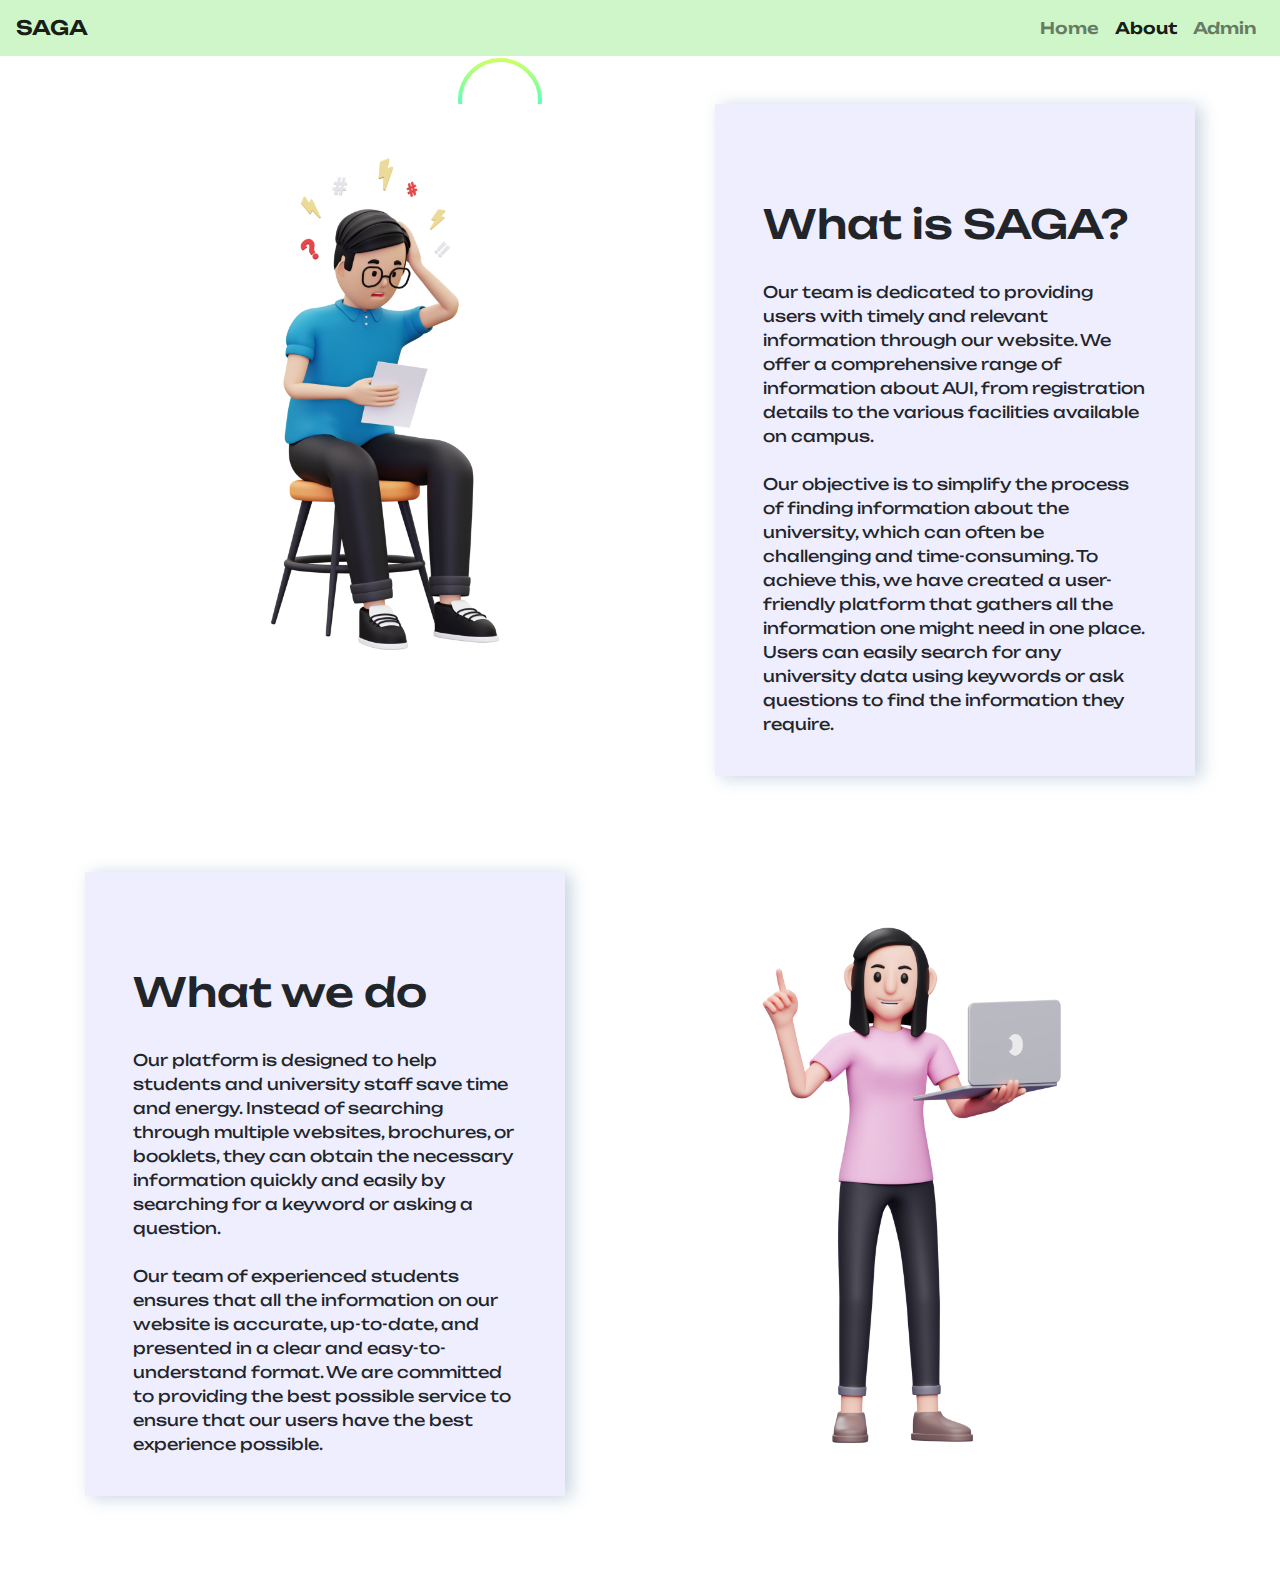
<file: about.html>
<!DOCTYPE html>
<html lang="en">
  <head>
    <meta charset="UTF-8" />
    <meta http-equiv="X-UA-Compatible" content="IE=edge" />
    <meta name="viewport" content="width=device-width, initial-scale=1.0" />
    <script src="https://code.jquery.com/jquery-3.6.0.min.js"></script>
    <!-- Icon -->
    <link
      rel="stylesheet"
      href="https://unicons.iconscout.com/release/v4.0.0/css/line.css"
    />
    <!-- CSS File -->
    <link rel="stylesheet" href="about.css" />
    <link
      rel="stylesheet"
      href="https://cdn.jsdelivr.net/npm/bootstrap@4.0.0/dist/css/bootstrap.min.css"
      integrity="sha384-Gn5384xqQ1aoWXA+058RXPxPg6fy4IWvTNh0E263XmFcJlSAwiGgFAW/dAiS6JXm"
      crossorigin="anonymous"
    />
    <!-- JavaScript -->
    <script
      src="https://code.jquery.com/jquery-3.2.1.slim.min.js"
      integrity="sha384-KJ3o2DKtIkvYIK3UENzmM7KCkRr/rE9/Qpg6aAZGJwFDMVNA/GpGFF93hXpG5KkN"
      crossorigin="anonymous"
    ></script>
    <script
      src="https://cdn.jsdelivr.net/npm/popper.js@1.12.9/dist/umd/popper.min.js"
      integrity="sha384-ApNbgh9B+Y1QKtv3Rn7W3mgPxhU9K/ScQsAP7hUibX39j7fakFPskvXusvfa0b4Q"
      crossorigin="anonymous"
    ></script>
    <script
      src="https://cdn.jsdelivr.net/npm/bootstrap@4.0.0/dist/js/bootstrap.min.js"
      integrity="sha384-JZR6Spejh4U02d8jOt6vLEHfe/JQGiRRSQQxSfFWpi1MquVdAyjUar5+76PVCmYl"
      crossorigin="anonymous"
    ></script>
    <script src="script.js" defer></script>
    <script src="https://code.jquery.com/jquery-3.6.0.min.js"></script>
    <title>Document</title>
  </head>
  <body>
    <nav
      class="navbar navbar-expand-lg navbar-light"
      style="background-color: #cff6c8"
    >
      <a class="navbar-brand" href="#">SAGA</a>
      <button
        class="navbar-toggler"
        type="button"
        data-toggle="collapse"
        data-target="#navbarNav"
        aria-controls="navbarNav"
        aria-expanded="false"
        aria-label="Toggle navigation"
      >
        <span class="navbar-toggler-icon"></span>
      </button>
      <div class="collapse navbar-collapse" id="navbarNav">
        <ul class="navbar-nav ml-auto">
          <li class="nav-item">
            <a class="nav-link" href="index.html"
              >Home<span class="sr-only">(current)</span></a
            >
          </li>
          <li class="nav-item active">
            <a class="nav-link" href="about.html">About</a>
          </li>
          <li class="nav-item">
            <a class="nav-link" href="login.html">Admin</a>
          </li>
        </ul>
      </div>
    </nav>
    <br>
    <br>
    <div class="container" style="background-color: white">
      <div class="row">
        <div class="col-md">
          <div class="imageWhite" style="background-color: white">
            <img
              src="images/man-stress.png"
              style="
                width: 600px;
                display: block;
                margin-left: auto;
                margin-right: auto;
              "
              alt=""
            />
          </div>
        </div>
        <div class="col-md">
          <div class="about">
            <h1>What is SAGA?</h1>
            <br />
            <p>
              Our team is dedicated to providing users with timely and relevant
              information through our website. We offer a comprehensive range of
              information about AUI, from registration details to the various
              facilities available on campus.
              <br />
              <br />
              Our objective is to simplify the process of finding information
              about the university, which can often be challenging and
              time-consuming. To achieve this, we have created a user-friendly
              platform that gathers all the information one might need in one
              place. Users can easily search for any university data using
              keywords or ask questions to find the information they require.
            </p>
          </div>
        </div>
      </div>
      <div class="row">
        <div class="col-md">
          <div class="about">
            <h1>What we do</h1>
            <br />
            <p>
              Our platform is designed to help students and university staff
              save time and energy. Instead of searching through multiple
              websites, brochures, or booklets, they can obtain the necessary
              information quickly and easily by searching for a keyword or
              asking a question.
              <br />
              <br />
              Our team of experienced students ensures that all the information
              on our website is accurate, up-to-date, and presented in a clear
              and easy-to-understand format. We are committed to providing the
              best possible service to ensure that our users have the best
              experience possible.
            </p>
          </div>
        </div>
        <div class="col-md">
          <div class="imageWhite" style="background-color: white">
            <img
              src="images/girl.png"
              style="
                width: 600px;
                display: block;
                margin-left: auto;
                margin-right: auto;
              "
              alt=""
            />
          </div>
        </div>
      </div>
    </div>
  </body>
</html>
</file>
<file: about.css>
@import url("https://fonts.googleapis.com/css2?family=Unbounded:wght@400;900&display=swap");
* {
  border-radius: 0 !important;
}
html {
  scroll-behavior: smooth;
}
/* CSS Buttons ---------------------------------- */
.btn-outline-light {
  font-family: 'Lexend Exa', sans-serif;
  font-size: 1.5rem;
  border: 1.5px solid;
}
#myBtn {
  display: none;
  position: fixed;
  bottom: 20px;
  right: 30px;
  z-index: 99;
  font-size: 18px;
  border: none;
  outline: none;
  background-color: #cff6c8;
  color: rgb(0, 0, 0);
  cursor: pointer;
  font-family: 'Lexend Exa', sans-serif;
  padding: 15px;
  border-radius: 100%;
}

#myBtn:hover {
    background-color: rgb(146, 190, 255);
}
/* ---------------------------------------------- */
.nav{
  font-family: Arial, Helvetica, sans-serif!;
}
.buttonAdmin {
  border-radius: 0;
  background-color: #1f6d3d;
  color: #fff;
  font-family: "Unbounded", cursive;
  padding: 10px 150px 10px 150px;
  border-width: 0;
}
body {
  min-height: 100vh;
  justify-content: center;
  align-items: center;
  overflow-x: hidden;
  margin: 0;
  padding: 0;
  background-color: #ffffff;
  background-image: url("data:image/svg+xml,%3Csvg xmlns='http://www.w3.org/2000/svg' viewBox='0 0 1600 900'%3E%3Cdefs%3E%3ClinearGradient id='a' x1='0' x2='0' y1='1' y2='0'%3E%3Cstop offset='0' stop-color='%230FF'/%3E%3Cstop offset='1' stop-color='%23CF6'/%3E%3C/linearGradient%3E%3ClinearGradient id='b' x1='0' x2='0' y1='0' y2='1'%3E%3Cstop offset='0' stop-color='%23F00'/%3E%3Cstop offset='1' stop-color='%23FC0'/%3E%3C/linearGradient%3E%3C/defs%3E%3Cg fill='%23FFF' fill-opacity='0' stroke-miterlimit='10'%3E%3Cg stroke='url(%23a)' stroke-width='2'%3E%3Cpath transform='translate(0 0)' d='M1409 581 1450.35 511 1490 581z'/%3E%3Ccircle stroke-width='4' transform='rotate(0 800 450)' cx='500' cy='100' r='40'/%3E%3Cpath transform='translate(0 0)' d='M400.86 735.5h-83.73c0-23.12 18.74-41.87 41.87-41.87S400.86 712.38 400.86 735.5z'/%3E%3C/g%3E%3Cg stroke='url(%23b)' stroke-width='4'%3E%3Cpath transform='translate(0 0)' d='M149.8 345.2 118.4 389.8 149.8 434.4 181.2 389.8z'/%3E%3Crect stroke-width='8' transform='rotate(0 1089 759)' x='1039' y='709' width='100' height='100'/%3E%3Cpath transform='rotate(0 1400 132)' d='M1426.8 132.4 1405.7 168.8 1363.7 168.8 1342.7 132.4 1363.7 96 1405.7 96z'/%3E%3C/g%3E%3C/g%3E%3C/svg%3E");
  background-attachment: fixed;
  background-size: cover;
  font-family: "Unbounded", cursive !important;
}
.titleQ {
  font-size: 150px;
  text-align: center;
}
.TitleCla{
  padding: 0rem 6rem 0rem 6rem;
}
input {
  font-size: 1rem;
}
.QuestionCards {
  display: grid;
  grid-template-columns: repeat(auto-fill, minmax(300px, 1fr));
  gap: 1rem;
  margin-top: 1rem;
  margin-bottom: 1rem;
  margin-left: 6rem;
  margin-right: 6rem;
}

:root {
  --radius: 12px;
  --primary-color: #34965a;
  --secondary-color: #462410;
}
.card {
  padding: 3rem 1.5rem 1.5rem 1.5rem;
  background-color: rgb(255, 255, 255);
  box-shadow: rgba(136, 165, 191, 0.48) 6px 2px 16px 0px,
    rgba(255, 255, 255, 0.8) -6px -2px 16px 0px;
}

.border-gradient {
  position: relative;
}

.border-gradient:before {
  content: "";
  position: absolute;
  top: 0;
  right: 0;
  width: 100%;
  height: var(--radius);
  background-image: linear-gradient(
    to right,
    var(--primary-color),
    var(--secondary-color)
  );
}

.card > .header {
  margin-bottom: 0.25rem;
}
.card > .body {
  font-size: 0.8rem;
  color: #777;
}
.hide {
  display: none;
}
.SearchQuestions {
  position: relative;
  width: 100%;
  max-width: 60px;
  height: 55px;
  margin: auto;
  background-color: #fff;
  box-shadow: rgba(0, 0, 0, 0.16) 0px 1px 4px, rgb(51, 51, 51) 0px 0px 0px 3px;

  transition: all 0.5s ease-in-out;
}
.SearchQuestions.open {
  max-width: 309px;
}
.SearchQuestions input {
  position: relative;
  width: 100%;
  height: 100%;
  font-size: 16px;
  font-weight: 400;
  color: #333;
  padding: 0 15px;
  border: none;
  border-radius: 6px;
  outline: none;
  transition: all 0.5s ease-in-out;
}
.SearchQuestions.open input {
  padding: 0 15px 0 65px;
}

.SearchQuestions .search {
  position: absolute;
  top: 0;
  left: 0;
  width: 60px;
  height: 100%;
  display: flex;
  justify-content: center;
  align-items: center;
  background-color: #fff;
  border-radius: 6px;
  cursor: pointer;
}
.SearchQuestions.open .search {
  border-radius: 6px 0 0 6px;
}
.search .search-icon {
  font-size: 30px;
  color: #1c1c1c;
}
.SearchQuestions .close-icon {
  position: absolute;
  top: 50%;
  right: -45px;
  font-size: 30px;
  color: #1c1c1c;
  padding: 5px;
  transform: translateY(-50%);
  transition: all 0.5s ease-in-out;
  cursor: pointer;
  pointer-events: none;
  opacity: 0;
}
.SearchQuestions.open .close-icon {
  transform: translateY(-50%) rotate(180deg);
  pointer-events: auto;
  opacity: 1;
}
.title {
  text-align: center;
  font-size: 55px;
  line-height: 70px;
  font-weight: 650;
  padding: 60px 30px;
}

.faq-container {
  padding-left: 500px;
  padding-right: 500px;
}

details {
  margin-bottom: 45px;
}

details > summary {
  font-size: 18px;
  line-height: 24px;
  font-weight: 700;
  cursor: pointer;
}

details > p {
  font-size: 16px;
  line-height: 24px;
  margin-top: 10px;
  color: #545d7a;
}
a {
  text-decoration: none;
  color: blue;
  font-weight: 600;
}
.FancyLink {
  position: relative;
  display: inline-block;
}
.FancyLink:after {
  content: "";
  position: absolute;
  border-bottom: 2px solid blue;
  top: 100%;
  transition: all 0.4s;
}
.FancyLink:after {
  right: 100%;
  left: 0;
}
.FancyLink:hover:after {
  right: 0;
}
 
.search-form {
	display: block;
	justify-content: center;
	margin-bottom: 1rem;
  margin-left: auto;
	margin-right: auto;
  }
  
  #search-input {
	padding: 0.5rem;
	margin-right: 0.5rem;
	border-radius: 0.25rem;
	border: 3px solid green;
	box-shadow: 0 0 4px rgba(0, 0, 0, 0.3);
  margin-bottom: 1rem;
  }
  
  .btn {
	background-color: #007bff;
	color: #fff;
	border: none;
	border-radius: 0.25rem;
	padding: 0.5rem 1rem;
	cursor: pointer;
  }
  
  .btn:hover {
	background-color: #0069d9;
  }

.about{
  background-color: #eeeeff;
  grid-template-columns: repeat(auto-fill, minmax(300px, 1fr));
  gap: 1rem;
  margin-bottom: 6rem;
  padding: 6rem 3rem 1.5rem 3rem;
  box-shadow: rgba(136, 165, 191, 0.48) 6px 2px 16px 0px,
    rgba(255, 255, 255, 0.8) -6px -2px 16px 0px;
}

.posts-list{
  padding: 1rem 2rem 8rem 2rem;
}

.TitleCla{
    padding: 0rem 6rem 0rem 6rem;
  }
</file>
